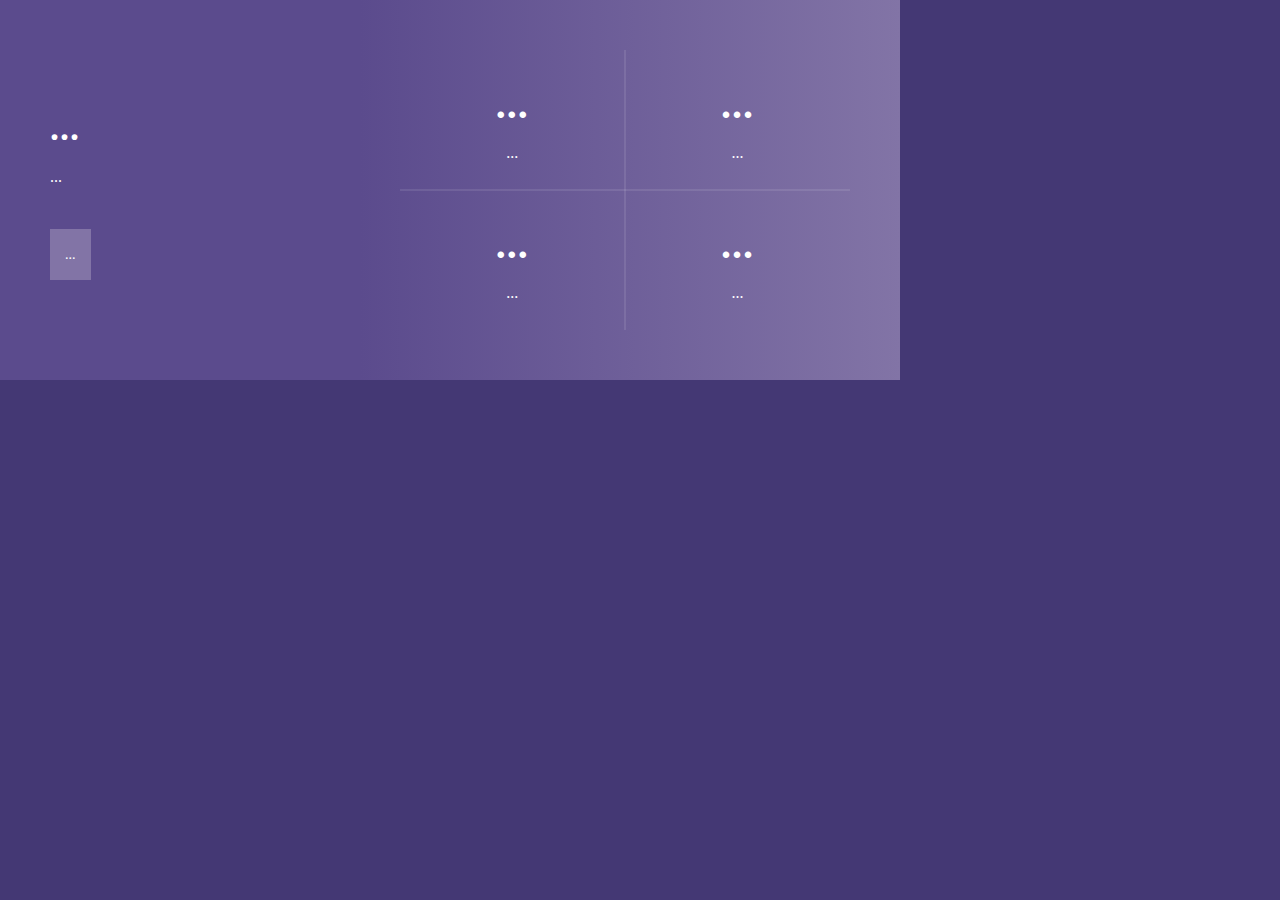
<file: 01/index.html>
<!DOCTYPE html>
<html lang="en">

<head>
    <meta charset="UTF-8">
    <meta http-equiv="X-UA-Compatible" content="IE=edge">
    <meta name="viewport" content="width=device-width, initial-scale=1.0">
    <title>Card 01</title>
    <link rel="stylesheet" href="./style.css">
</head>

<body>
    <div class="card">
        <div class="card--left">
            <h2 class="card__title">...</h2>
            <p class="card__description">...</p>
            <a href="#" class="card__cta">...</a>
        </div>
        <div class="card--right">
            <div class="card__group">
                <h5 class="card__stat-number">...</h5>
                <span class="card__stat-name">...</span>
            </div>
            <div class="card__group">
                <h5 class="card__stat-number">...</h5>
                <span class="card__stat-name">...</span>
            </div>
            <div class="card__group">
                <h5 class="card__stat-number">...</h5>
                <span class="card__stat-name">...</span>
            </div>
            <div class="card__group">
                <h5 class="card__stat-number">...</h5>
                <span class="card__stat-name">...</span>
            </div>
        </div>
    </div>
</body>

</html>
</file>
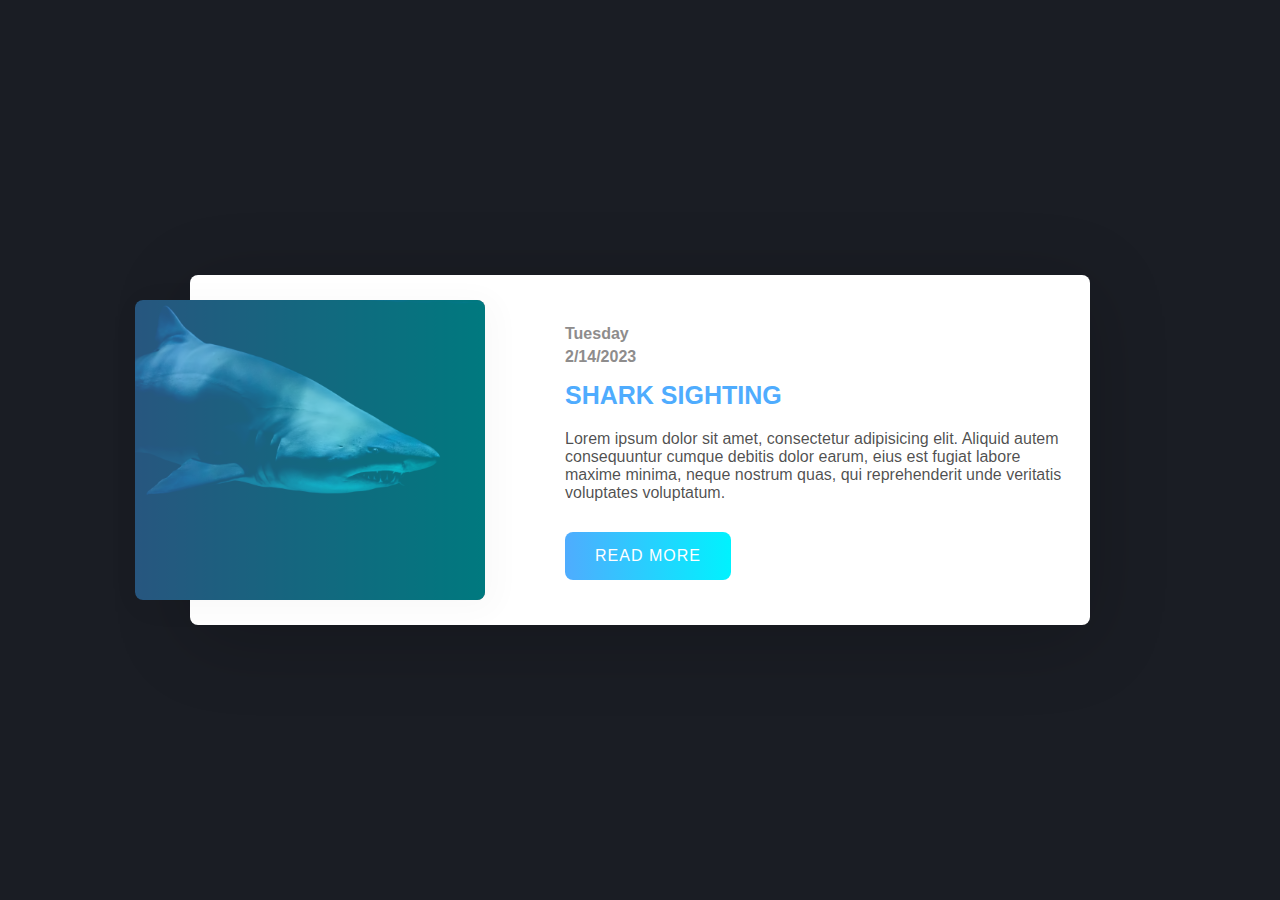
<file: 03/index.html>
<!DOCTYPE html>
<html lang="en">
  <head>
    <meta charset="UTF-8" />
    <meta
      name="viewport"
      content="width=device-width, user-scalable=no, initial-scale=1.0, maximum-scale=1.0, minimum-scale=1.0"
    />
    <meta http-equiv="X-UA-Compatible" content="ie=edge" />
    <title>03</title>
    <link rel="stylesheet" href="styles.css" />
  </head>
  <body>
    <article class="blog-post">
      <div class="blog-post__img">
        <img src="images/post-photo.jpg" alt="" />
      </div>
      <div class="blog-post__info">
        <div class="blog-post__date">
          <span>Tuesday</span>
          <span>2/14/2023</span>
        </div>
        <h2 class="blog-post__title">Shark Sighting</h2>
        <p>
          Lorem ipsum dolor sit amet, consectetur adipisicing elit. Aliquid
          autem consequuntur cumque debitis dolor earum, eius est fugiat labore
          maxime minima, neque nostrum quas, qui reprehenderit unde veritatis
          voluptates voluptatum.
        </p>
        <a href="#" class="blog-post__cta">Read more</a>
      </div>
    </article>
  </body>
</html>
</file>
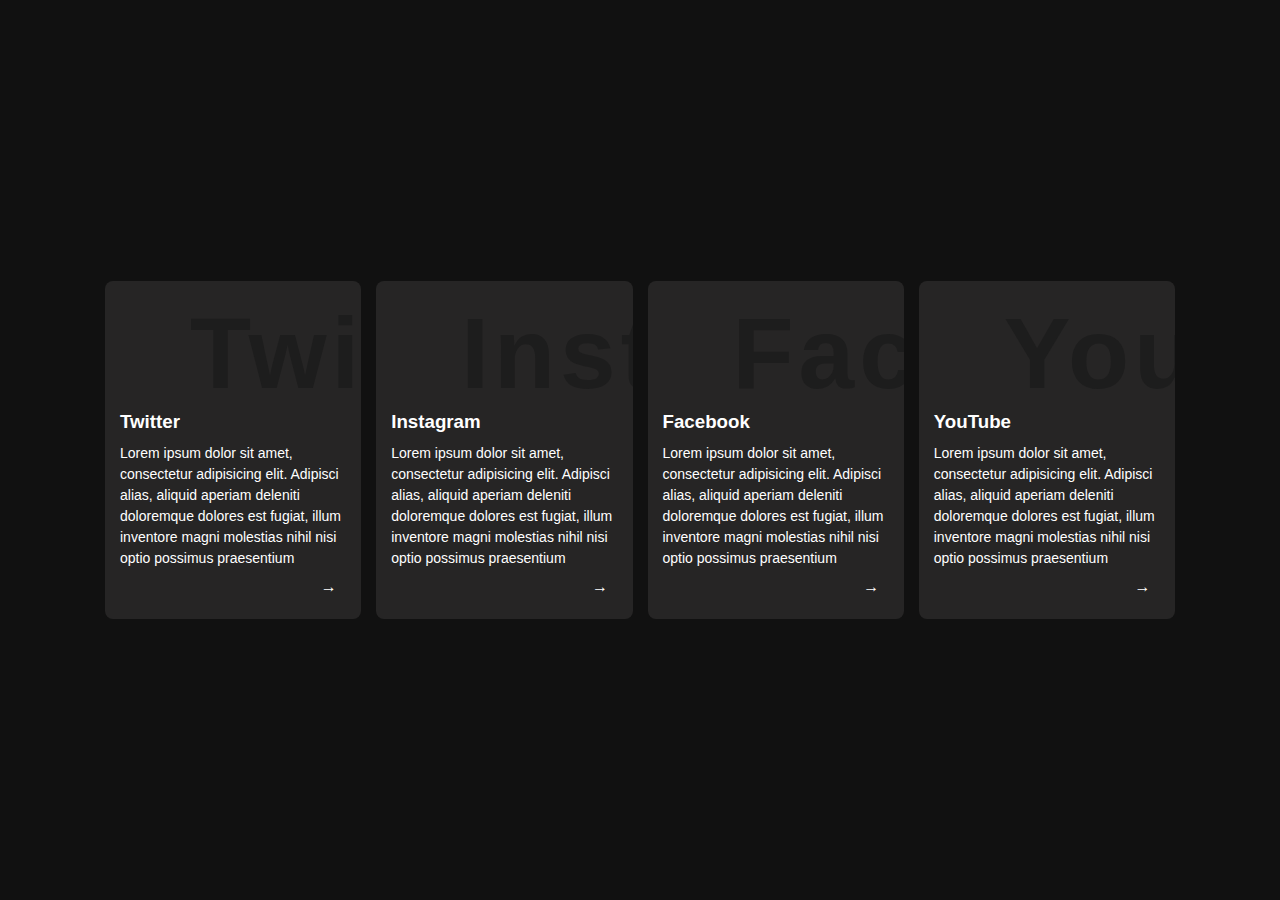
<file: 04/index.html>
<!DOCTYPE html>
<html lang="en">
	<head>
		<meta charset="UTF-8" />
		<meta
			name="viewport"
			content="width=device-width, user-scalable=no, initial-scale=1.0, maximum-scale=1.0, minimum-scale=1.0"
		/>
		<meta http-equiv="X-UA-Compatible" content="ie=edge" />
		<title>04</title>
		<link rel="stylesheet" href="styles.css" />
	</head>
	<body>
		<div class="container">
			<div class="cards">
				<div class="card twitter">
					<h2 class="card-title-large">Twitter</h2>
					<h3 class="card-title-small">Twitter</h3>
					<p class="card-description">
						Lorem ipsum dolor sit amet, consectetur adipisicing elit. Adipisci
						alias, aliquid aperiam deleniti doloremque dolores est fugiat, illum
						inventore magni molestias nihil nisi optio possimus praesentium
					</p>
					<a href="#" class="card-cta">&rarr;</a>
				</div>
				<div class="card instagram">
					<h2 class="card-title-large">Instagram</h2>
					<h3 class="card-title-small">Instagram</h3>
					<p class="card-description">
						Lorem ipsum dolor sit amet, consectetur adipisicing elit. Adipisci
						alias, aliquid aperiam deleniti doloremque dolores est fugiat, illum
						inventore magni molestias nihil nisi optio possimus praesentium
					</p>
					<a href="#" class="card-cta">&rarr;</a>
				</div>

				<div class="card facebook">
					<h2 class="card-title-large">Facebook</h2>
					<h3 class="card-title-small">Facebook</h3>
					<p class="card-description">
						Lorem ipsum dolor sit amet, consectetur adipisicing elit. Adipisci
						alias, aliquid aperiam deleniti doloremque dolores est fugiat, illum
						inventore magni molestias nihil nisi optio possimus praesentium
					</p>
					<a href="#" class="card-cta">&rarr;</a>
				</div>

				<div class="card youtube">
					<h2 class="card-title-large">YouTube</h2>
					<h3 class="card-title-small">YouTube</h3>
					<p class="card-description">
						Lorem ipsum dolor sit amet, consectetur adipisicing elit. Adipisci
						alias, aliquid aperiam deleniti doloremque dolores est fugiat, illum
						inventore magni molestias nihil nisi optio possimus praesentium
					</p>
					<a href="#" class="card-cta">&rarr;</a>
				</div>
			</div>
		</div>
	</body>
</html>
</file>
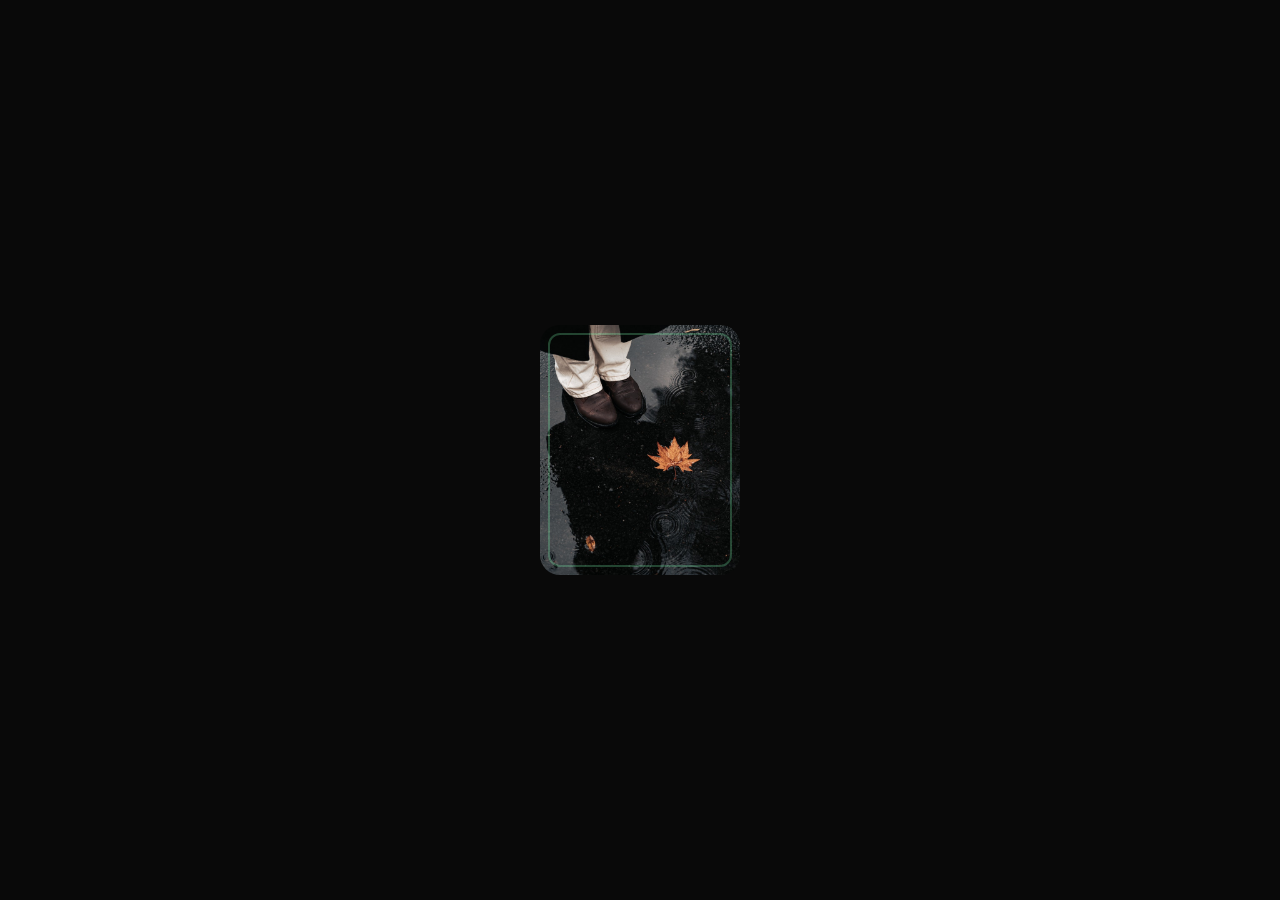
<file: 05/index.html>
<!DOCTYPE html>
<html lang="en">

<head>
    <meta charset="UTF-8">
    <meta http-equiv="X-UA-Compatible" content="IE=edge">
    <meta name="viewport" content="width=device-width, initial-scale=1.0">
    <title>01</title>
    <link rel="stylesheet" href="style.css">
</head>

<body>
    <div class="card">
        <img src="./card__image.jpg" alt="" class="card__img">
    </div>
</body>

</html>
</file>
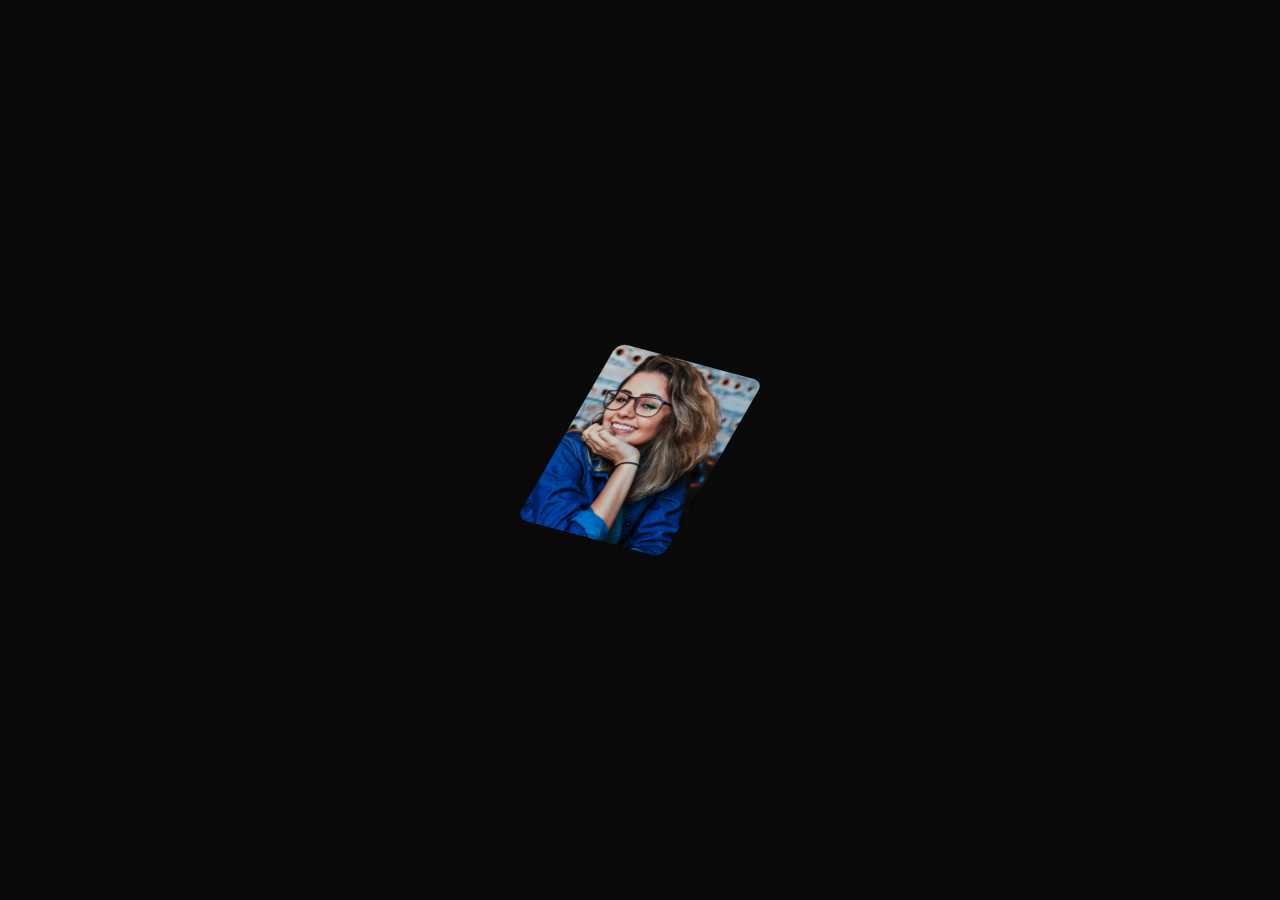
<file: 06/index.html>
<!DOCTYPE html>
<html lang="en">
  <head>
    <meta charset="UTF-8" />
    <meta http-equiv="X-UA-Compatible" content="IE=edge" />
    <meta name="viewport" content="width=device-width, initial-scale=1.0" />
    <title>02</title>
    <link rel="stylesheet" href="style.css" />
  </head>
  <body>
    <div class="card"></div>
  </body>
</html>
</file>
<file: 01/style.css>
* {
    margin: 0;
    padding: 0;
    box-sizing: border-box;
}

html {
    font-size: 62.5%;
}

body {
    background-color: #443874;
    font-size: 1.6rem;
    line-height: 1.5;
}

.card {
    display: grid;
    gap: 2.5rem;
    background-image: linear-gradient(to right, #5b4b8d 40%, #8274A6);
    color: #fff;
    padding: 2.5rem;
}

.card__title {
    font-size: 3.6rem;
    letter-spacing: 1px;
    margin-bottom: 1rem;
}

.card__description {
    margin-bottom: 4rem;
}

.card__cta {
    text-decoration: none;
    text-transform: uppercase;
    display: inline-block;
    font-size: 1.4rem;
    color: #fff;
    background-color: #8274A6;
    padding: 1.5rem;
}

.card--right {
    position: relative;
    display: grid;
    grid-template-columns: repeat(2, 1fr);
}

.card--right::before,
.card--right::after {
    content: "";
    position: absolute;
    top: 50%;
    background-color: rgba(255, 255, 255, .2);
}

.card--right::before {
    width: 100%;
    height: 1px;
    transform: translateY(-50%);
}

.card--right::after {
    width: 1px;
    height: 100%;
    left: 50%;
    transform: translate(-50%, -50%);
}

.card__group {
    padding: 2.5rem;
    text-align: center;
}

.card__stat-number {
    font-size: 2.6rem;
    letter-spacing: 1px;
    margin-bottom: .6rem;
}

.card__stat-name {
    text-transform: uppercase;
}

@media screen and (min-width: 52.25em) {
    .card {
        max-width: 90rem;
        grid-auto-flow: column;
        align-items: center;
        padding: 5rem;
    }

    .card__stat-number {
        font-size: 4rem;
    }
}
</file>
<file: 03/styles.css>
/* General styles */
* {
  margin: 0;
  padding: 0;
  box-sizing: border-box;
}
html {
  font-family: "Poppins", sans-serif;
  font-size: 10px;
}
body {
  width: 100%;
  height: 100vh;
  display: flex;
  align-items: center;
  justify-content: center;
  background-color: #1a1d24;
  padding: 0 1.5rem;
  font-size: 1.6rem;
}
a {
  text-decoration: none;
}
/* General styles end*/
.blog-post {
  display: flex;
  align-items: center;
  max-width: 90rem;
  background-color: #fff;
  padding: 2.5rem;
  box-shadow: 0 1.4rem 8rem rgba(0, 0, 0, 0.2);
  border-radius: 0.8rem;
}
.blog-post__img {
  position: relative;
  min-width: 35rem;
  max-width: 35rem;
  height: 30rem;
  transform: translateX(-8rem);
}
.blog-post__img img {
  display: block;
  width: 100%;
  height: 100%;
  object-fit: cover;
  border-radius: 0.8rem;
}
.blog-post__img::before {
  content: "";
  position: absolute;
  inset: 0;
  background: linear-gradient(to right, #4facfe 0%, #00f2fe 100%);
  box-shadow: 0.5rem 0.5rem 3rem 1px rgba(0, 0, 0, 0.05);
  border-radius: 0.8rem;
  opacity: 0.5;
}
.blog-post__date span {
  display: block;
  color: #8e8c8c;
  font-weight: 600;
  margin: 0.5rem 0;
}
.blog-post__title {
  font-size: 2.5rem;
  margin: 1.5rem 0 2rem;
  text-transform: uppercase;
  color: #4facfe;
}
.blog-post__info p {
  margin-bottom: 3rem;
  color: rgba(0, 0, 0, 0.7);
}
.blog-post__cta {
  display: inline-block;
  background-image: linear-gradient(to right, #4facfe 0%, #00f2fe 100%);
  padding: 1.5rem 3rem;
  letter-spacing: 1px;
  text-transform: uppercase;
  color: #fff;
  border-radius: 0.8rem;
}
.blog-post__cta:hover {
  background-image: linear-gradient(to right, #00f2fe 0%, #4facfe 100%);
}
@media (max-width: 1068px) {
  .blog-post {
    max-width: 80rem;
  }
  .blog-post__img {
    min-width: 30rem;
    max-width: 30rem;
  }
}
@media (max-width: 868px) {
  .blog-post {
    max-width: 70rem;
  }
}
@media (max-width: 768px) {
  .blog-post {
    padding: 2.5rem;
    flex-direction: column;
  }
  .blog-post__img {
    min-width: 100%;
    transform: translate(0, -8rem);
  }
}
</file>
<file: 04/styles.css>
/* General styles */
* {
	margin: 0;
	padding: 0;
	box-sizing: border-box;
}
html {
	font-size: 62.5%;
}
html,
body {
	height: 100%;
}
body {
	font-family: 'Poppins', sans-serif;
	font-size: 1.6rem;
	color: #fff;
	background-color: #111111;
	display: grid;
	place-items: center;
}
a {
	text-decoration: none;
	color: inherit;
}
/* General styles end*/
.container {
	max-width: 110rem;
	padding: 1.5rem;
}
.cards {
	display: grid;
	grid-template-columns: repeat(auto-fit, minmax(20rem, 1fr));
	grid-gap: 1.5rem;
}
.card {
	background: #262525;
	color: #fff;
	padding: 1.5rem;
	overflow: hidden;
	border-radius: 0.8rem;
}
.card-title-large {
	font-family: fantasy, sans-serif;
	font-size: 10rem;
	letter-spacing: 0.5rem;
	color: #1d1d1d;
    user-select: none;
	transform: translateX(7rem);
	transition: transform 2.5s;
}
.card-title-small {
	margin-bottom: 1rem;
}
.card-description {
	font-size: 1.4rem;
	line-height: 1.5;
}
.card-cta {
	display: inline-block;
	width: 3.5rem;
	height: 3.5rem;
	border-radius: 50%;
	display: grid;
	place-items: center;
	margin-left: auto;
}
.card:hover .card-cta {
	background-color: #262525;
}
.card:hover .card-title-large {
	transform: translateX(-115%);
	color: #fff;
}
.card.twitter:hover {
	background-color: #1da1f2;
}
.card.instagram:hover {
	background: radial-gradient(
		at 20% 128%,
		#feda78 20%,
		#e23467 60%,
		#ac2bb3 90%
	);
}
.card.facebook:hover {
	background-color: #4267b2;
}
.card.youtube:hover {
	background-color: #ff074f;
}
</file>
<file: 05/style.css>
/* Import font */
@import url('https://fonts.googleapis.com/css2?family=Poppins&display=swap');

/* General styles */
* {
    margin: 0;
    padding: 0;
    box-sizing: border-box;
}

body {
    font-family: 'Poppins', sans-serif;
    background-color: #090909;
    height: 100vh;
    display: grid;
    place-items: center;
}

/* General styles end */
.card {
    position: relative;
    width: 200px;
    height: 250px;
    outline: 2px solid rgb(126 255 178 /25%);
    outline-offset: -10px;
    overflow: hidden;
    isolation: isolate;
    border-radius: 20px;
}

.card__img {
    position: absolute;
    width: 100%;
    height: 100%;
    object-fit: cover;
    transition: transform .25s;
    z-index: -1;
}

.card:hover .card__img {
    transform: scale(1.5);
}
</file>
<file: 06/style.css>
/* Import font */
@import url('https://fonts.googleapis.com/css2?family=Poppins&display=swap');
/* General styles */
* {
  margin: 0;
  padding: 0;
  box-sizing: border-box;
}

body {
  font-family: 'Poppins', sans-serif;
  background-color: #090909;
  height: 100vh;
  display: grid;
  place-items: center;
}
/* General styles end */
.card {
  width: 150px;
  height: 200px;
  background: 
    url('./card_background.jpg')
    center no-repeat;
  background-size: cover;
  border-radius: 10px;
  transform: 
    rotate(20deg)
    skew(-10deg, -5deg);
  transition: 
    translate 0.25s,
    box-shadow 0.25s;
}
.card:hover {
  translate: 0 -30px;
  box-shadow: 
    5px 3px rgb(217 220 242 / 75%),
    10px 6px rgb(44 217 255 / 50%),
    15px 9px rgb(126 255 178 / 25%);
}
</file>
